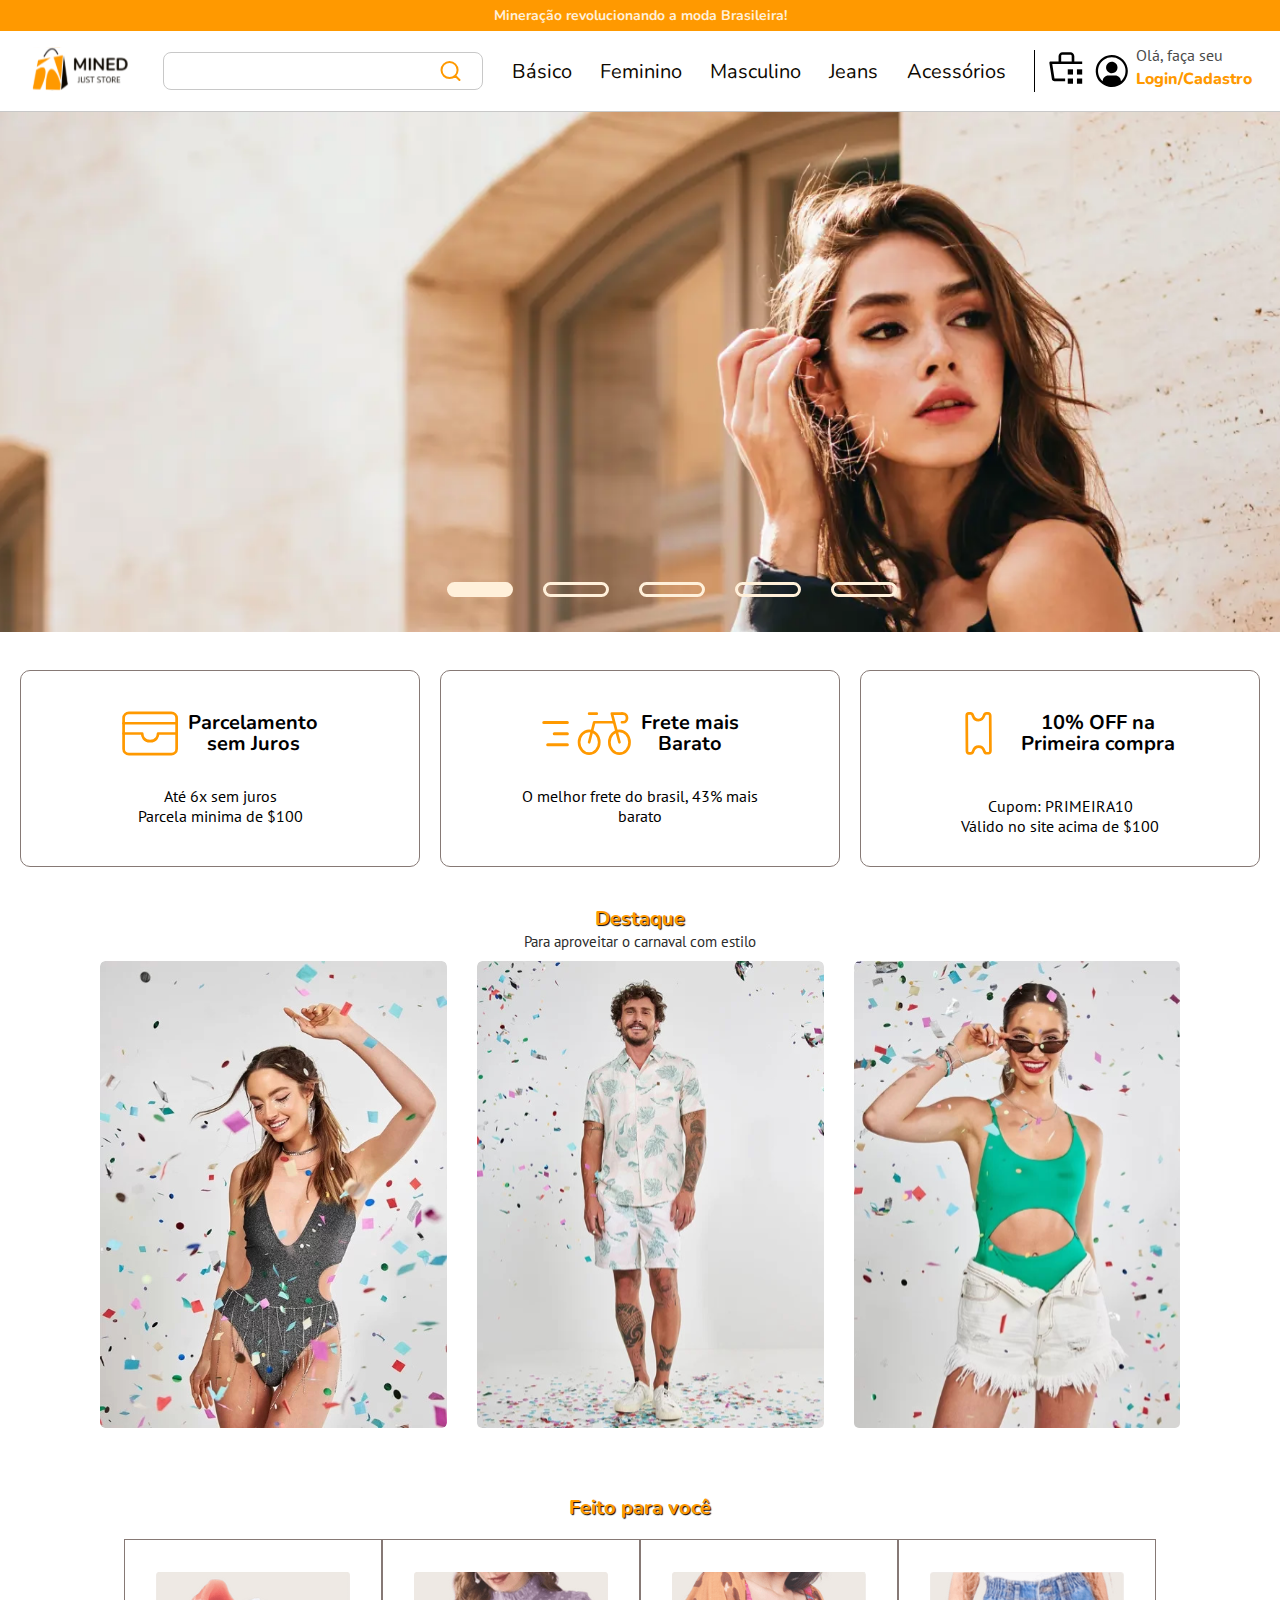
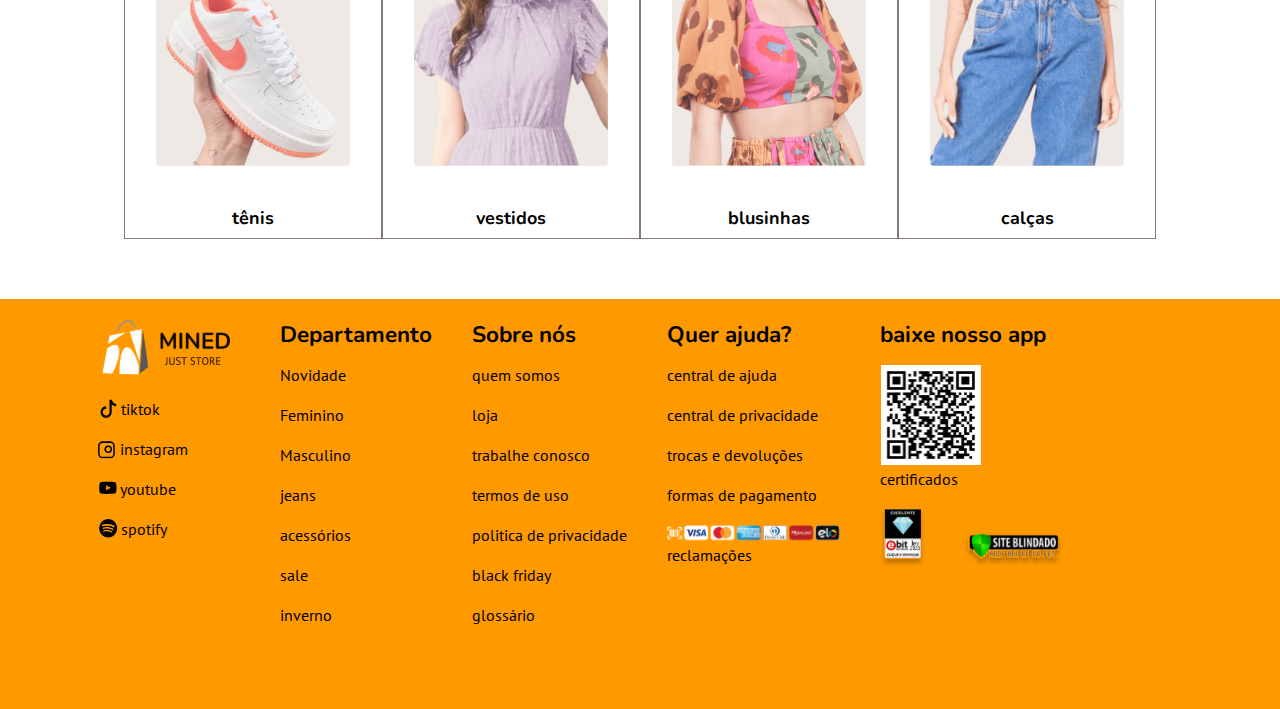
<file: index.html>
<!DOCTYPE html>
<html lang="pt-br">
  <head>
    <meta charset="UTF-8" />
    <meta http-equiv="X-UA-Compatible" content="IE=edge" />
    <meta name="viewport" content="width=device-width, initial-scale=1.0" />
    <title>Mined Just Store</title>

    <!-- Google Fonts -->
    <link rel="preconnect" href="https://fonts.googleapis.com" />
    <link rel="preconnect" href="https://fonts.gstatic.com" crossorigin />
    <link href="https://fonts.googleapis.com/css2?family=Nunito:wght@400;500;600;700;800&display=swap" rel="stylesheet"/>
    <link href="https://fonts.googleapis.com/css2?family=PT+Sans:wght@400;700&display=swap" rel="stylesheet"/>

    <!-- CSS -->
    <link rel="stylesheet" href="./style.css" />

    <link rel="stylesheet" href="./css/footer/footer.css">
    <link rel="stylesheet" href="./css/stilos/Header.css">
    <link rel="stylesheet" href="./css/stilos/bases.css">

    <!-- Icons -->
    <link rel="shortcut icon" href="./assets/minedIcon.png" type="image/x-icon">

  </head>

  <body class="container">
    <!-- Modal login e cadastro -->
    <div id="modal_login" class="modal_login_e_cadastro_container">
      <main class="content_login">
        <header class="content_header_dialog">
          <div class="info_commerce">
            <img src="./assets/popup/logo_minedIcon.svg" class="logo-mined_icon" alt="o ultimo mestre do ar" />
          </div>
          <img src="./assets/popup/close.svg" onclick="closeModal('login')" id="close_modal_login" class="close_dialog" alt="o ultimo mestre do ar" />
        </header>

        <section>
          <p>Fazer login</p>

          <form id="form_login">
            <div id="auth_login" class="container_inputs">
              <input type="text" class="input_form no_outline" placeholder="digite seu email*" name="email" id="email">

              <div class="input_form content_password">
                <input type="password" class="no_outline" name="senha" placeholder="digite sua senha*" id="senha">
                <img src="./assets/popup/eye.svg" onclick="mostrarSenha('login')" class="mostrar_fechar_senha" alt="o ultimo mestre do ar" />
              </div>

            </div>

            <div class="content_regra_senha_e_esqueci_senha">
              <span>minimo de 6 caracteres</span>
              <span class="esqueci_minha_senha">esqueci minha senha</span>
            </div>

            <button class="btn_generico btn_submit" type="submit">entrar</button>

            <div class="content_nao_possui_cadastro">
              <span>não tem cadastro na loja virtual?</span>
              <button onclick="abrirModalDeNovaConta()" id="nova_conta" class="btn_generico btn_novo_cadastro" type="button">crie sua conta!</button>
            </div>
          </form>
        </section>

        <div class="footer_dialog">
          <ul>
            <li>
              <img src="./assets/popup/check_icon.svg" class="check" alt="o ultimo mestre do ar" />
              <span>10% de desconto na primeira compra</span>
            </li>
            <li>
              <img src="./assets/popup/check_icon.svg" class="check" alt="o ultimo mestre do ar" />
              <span>compre mais rápido com endereços salvos</span>
            </li>
          </ul>

          <div class="site_seguro">
            <img src="./assets/popup/cadiado_icon.svg" class="check" alt="o ultimo mestre do ar" />
            <span>SITE SEGURO</span>
          </div>
        </div>
      </main>
    </div>

    <div id="modal_cadastro" class="modal_login_e_cadastro_container">
      <main class="content_login">
        <header class="content_header_dialog">
          <div class="info_commerce">
            <img src="./assets/popup/logo_minedIcon.svg" class="logo-mined_icon" alt="o ultimo mestre do ar" />
          </div>
          <img src="./assets/popup/close.svg" onclick="closeModal('cadastro')" id="close_modal_cadastro" class="close_dialog" alt="o ultimo mestre do ar" />
        </header>

        <section>
          <p>Crie seu cadastro</p>

          <form id="form_cadastro">
            <div id="auth_cadastro" class="container_inputs">
              <input type="text" class="input_form no_outline" placeholder="nome*" name="nome" id="nome" />

              <select name="genero" id="genero" class="input_form selecionar_generico">
                <option value="nulo">---</option>
                <option value="nao_declarar">Não declarar</option>
                <option value="masculino">Masculino</option>
                <option value="mulher">Mulher</option>
              </select>

              <select name="idade" id="idade" class="input_form">
                <option value="nulo">---</option>
              </select>

              <input type="text" class="input_form no_outline" placeholder="digite seu email*" name="email" id="email" />

              <div class="input_form content_password">
                <input type="password" class="no_outline" name="senha" placeholder="digite sua senha*" id="senha">
                <img src="./assets/popup/eye.svg" class="mostrar_fechar_senha" onclick="mostrarSenha('cadastro')" alt="o ultimo mestre do ar" />
              </div>
            </div>

            <div class="content_regra_senha_e_esqueci_senha">
              <span>minimo de 6 caracteres</span>
            </div>

            <div class="content_nao_possui_cadastro">
              <span>Já tem uma conta? <span onclick="goBackLogin()" class="highlight">Faça login</span></span>
              <button class="btn_generico btn_novo_cadastro" onclick="finalizarNovoCadastro()" type="button">Finalizar cadastro</button>
            </div>
          </form>
        </section>

        <div class="footer_dialog">
          <div class="site_seguro">
            <img src="./assets/popup/cadiado_icon.svg" class="check" alt="o ultimo mestre do ar" />
            <span>SITE SEGURO</span>
          </div>
        </div>
      </main>
    </div>

    <!-- Final Modal login e cadastro -->

    <nav>
      <h1 class="nav__titulo">Mineração revolucionando a moda Brasileira!</h1>

      <section class="nav__menu">

        <div><img id="logo" src="./assets/header/logo.svg" alt="Um nariz grandão" /></div>

      <div id="navMenu">

        <section class="search__area">
          <div class="search__bar">
            <label for="pesquisa" class="sr__only">barra de pesquisa</label>
            <input
              type="text"
              id="pesquisa"
              name="pesquisa"
              autocomplete="off"
            />
            <img src="./assets/header/lupa.svg" alt="lupinha" />

            <ul class="cards">
              <li><p><a href="./html/listaDeProdutos.html">Blusa</a></p></li>
              <li><p><a href="./html/listaDeProdutos.html">Camiseta</a></p></li>
              <li><p><a href="./html/listaDeProdutos.html">Shorts</a></p></li>
              <li><p><a href="./html/listaDeProdutos.html">Blusão</a></p></li>
              <li><p><a href="./html/listaDeProdutos.html">Calça</a></p></li>
            </ul>
          </div>
        </div>

        <!-- Menu dropdown -->
        <section class="menu__categorias">
          <ul class="menu__categorias">
            <li class="option"><a href="./html/listaDeProdutos.html">Básico</a></li>
          </ul>
        </section>
        <section class="menu__categorias">
          <li class="option"><a href="./html/listaDeProdutos.html">Feminino</a></li>
          <li class="menu__itens">
            <ul class="menu__categorias">
              <li><a href="./html/listaDeProdutos.html">Saias</a> </li>
              <li><a href="./html/listaDeProdutos.html">Shorts</a> </li>
              <li><a href="./html/listaDeProdutos.html">Calças</a> </li>
              <li><a href="./html/listaDeProdutos.html">Calçados</a> </li>
            </ul>
          </li>
        </section>

        <section class="menu__categorias">
          <li class="option"> <a href="./html/listaDeProdutos.html">Masculino</a></li>
          <li class="menu__itens">
            <ul class="menu__categorias">
              <li><a href="./html/listaDeProdutos.html">Calças</a></li>
              <li><a href="./html/listaDeProdutos.html">Camisetas</a></li>
              <li><a href="./html/listaDeProdutos.html">Bermudas</a></li>
              <li><a href="./html/listaDeProdutos.html">Blusas</a></li>
            </ul>
          </li>
        </section>

        <section class="menu__categorias">
          <li class="option"> <a href="./html/listaDeProdutos.html">Jeans</a></li>
          <li class="menu__itens">
            <ul class="menu__categorias">
              <li><a href="./html/listaDeProdutos.html">Feminino</a></li>
              <li><a href="./html/listaDeProdutos.html">Masculino</a></li>
              <li><a href="./html/listaDeProdutos.html">Jeans</a></li>
            </ul>
          </li>
        </section>

        <section class="menu__categorias">
        <li class="option"> <a href="./html/listaDeProdutos.html">Acessórios</a></li>
        <li class="menu__itens">
          <ul class="menu__categorias">
            <li><a href="./html/listaDeProdutos.html">Relogio</a></li>
            <li><a href="./html/listaDeProdutos.html">Pulseira</a></li>
            <li><a href="./html/listaDeProdutos.html">Blusas</a></li>
            <li><a href="./html/listaDeProdutos.html">Blusas</a></li>
          </ul>
        </li>
        </section>
      <!-- Menu dropdown -->

        <section class="user_area">
          <div class="pipe"></div>
          <div class="perfil">
            <a href="../html/carrinho.html"><img src="./assets/header/cart.svg" alt="carrinho" /></a>
            <img src="./assets/header/avartar.svg" alt="o ultimo mestre do ar" />
            <div id="auth_project" class="Login">
              <label for="Login">Olá, faça seu</label>
              <div class="autenticado">
                <span id="nome_usuario"></span>
                <span id="sair_conta" onclick="deslogar()"></span>
              </div>
              <p onclick="abrirModal()">Login/Cadastro</p>
            </div>
          </div>
          <a
            href="javascript: void(0);"
            class="icon"
            onclick="toggleMenu()"
            aria-label="menu expansivo para telas de celular"
          >
            <img src="./assets/header/menuIcon.svg" alt="icone do menu" />
          </a>
       </section>

      </section>

    </nav>

    <!---Carrosel rotativo Banner-->
    <div class="content">
      <div class="slides">
        <!-- Button navegation -->
        <input type="radio" name="slide" data-count="1" id="slide1" checked />
        <input type="radio" name="slide" data-count="2" id="slide2" />
        <input type="radio" name="slide" data-count="3" id="slide3" />
        <input type="radio" name="slide" data-count="4" id="slide4" />
        <input type="radio" name="slide" data-count="5" id="slide5" />
        <!-- Fim button navegation -->

        <!-- image for slide -->
        <div class="slide s1">
          <picture>
  <img src="./assets/banner/slide1.webp" alt=""> />
          </picture>
        </div>
        <div class="slide">
          <picture>
  <img src="./assets/banner/slide2.webp" alt=""> />
          </picture>
        </div>
        <div class="slide">
          <picture>
  <img src="./assets/banner/slide3.webp" alt=""> />
          </picture>
        </div>
        <div class="slide">
          <picture>
  <img src="./assets/banner/slide4.webp" alt=""> />
          </picture>
        </div>
        <div class="slide">
          <picture>
  <img src="./assets/banner/slide5.webp" alt=""> />
          </picture>
        </div>
        <!-- Fim image for slide -->

        <!-- style navegation -->
        <div class="navegation">
          <label class="bar active" for="slide1"></label>
          <label class="bar" for="slide2"></label>
          <label class="bar" for="slide3"></label>
          <label class="bar" for="slide4"></label>
          <label class="bar" for="slide5"></label>
        </div>
        <!-- Fim style navegation -->
      </div>
    </div>
    <!-- Fim do carrosel -->

    <!-- Inicio dos cards informativos -->

    <div class="infoCards">
      <div class="infoCard">
        <div class="infoTitle">
<img src="./assets/cards informativos/wallet.svg" alt="dinero" />
          <span>Parcelamento <br />sem Juros</span>
        </div>

        <span
          >Até 6x sem juros <br />
          Parcela minima de $100</span
        >
      </div>

      <div class="infoCard">
        <div class="infoTitle">
<img src="./assets/cards informativos/bike.svg" alt="bike" />
          <span>Frete mais <br />Barato</span>
        </div>

        <span
          >O melhor frete do brasil, 43% mais<br />
          barato</span
        >
      </div>
      <div class="infoCard">
        <div class="infoTitle">
<img src="./assets/cards informativos/ticket.svg" alt="ticket" />
          <span>10% OFF na <br />Primeira compra</span>
        </div>

        <span
          >Cupom: PRIMEIRA10<br />
          Válido no site acima de $100</span
        >
      </div>
    </div>

    <!-- Fim dos cards informativos -->

    <!-- Inicio do destaque -->
    <div class="box-destaques">
      <h1>Destaque</h1>
      <p>Para aproveitar o carnaval com estilo</p>
      <div class="destaques">
        <div class="destaque">
          <a href="./html/listaDeProdutos.html"><img src="./assets/Destaque/destaque1.svg" alt="" /></a>
        </div>
        <div class="destaque">
          <a href="./html/listaDeProdutos.html"><img src="./assets/Destaque/destaque2.svg" alt="" /></a>
        </div>
        <div class="destaque">
          <a href="./html/listaDeProdutos.html"><img src="./assets/Destaque/destaque3.svg" alt="" /></a>
        </div>
      </div>
    </div>
    <!-- Fim do destaque -->

    <!-- Recomendado -->
    <div class="box-recomendados">
      <h1>Feito para você</h1>
      <div class="recomendados">
        <div class="box-recomendado">
          <div class="recomendado">
            <div class="recomendado-img"> <a href="./html/listaDeProdutos.html"><img src="./assets/Feito para você/recomendado1.svg" alt="" /></a></div>
            <h1>tênis</h1>
          </div>
          <div class="recomendado">
            <div class="recomendado-img"><a href="./html/listaDeProdutos.html"><img src="./assets/Feito para você/recomendado2.svg" alt="" /></a></div>
            <h1>vestidos</h1>
          </div>
          <div class="recomendado">
            <div class="recomendado-img"><a href="./html/listaDeProdutos.html"><img src="./assets/Feito para você/recomendado3.svg" alt="" /></a></div>
            <h1>blusinhas</h1>
          </div class="recomendado-img">
          <div class="recomendado">
            <div class="recomendado-img"><a href="./html/listaDeProdutos.html"><img src="./assets/Feito para você/recomendado4.svg" alt="" /></a></div>
            <h1>calças</h1>
          </div>
        </div>
      </div>
    </div>
    <!-- Fim do recomendado -->

    <!-- inicio do foooter -->
    <footer>
      <!-- logo e redes (footer)-->
      <div class="footer">
        <div class="logo-footer">
          <img src="./assets/footer/logo-footer.svg" alt="" />
        </div>
        <div class="redes">
          <img src="./assets/footer/tiktok.svg" alt="" />
          <p>tiktok</p>
        </div>
        <div class="redes">
          <img src="./assets/footer/instagram.svg" alt="" />
          <p>instagram</p>
        </div>
        <div class="redes">
          <img src="./assets/footer/youtube.svg" alt="" />
          <p>youtube</p>
        </div>
        <div class="redes">
          <img src="./assets/footer/spotify.svg" alt="" />
          <p>spotify</p>
        </div>
      </div>
      <!-- Fim Logo e redes (footer)-->

      <div class="footer">
        <h1>Departamento</h1>
        <p>Novidade</p>
        <p>Feminino</p>
        <p>Masculino</p>
        <p>jeans</p>
        <p>acessórios</p>
        <p>sale</p>
        <p>inverno</p>
      </div>
      <div class="footer f3">
        <h1>Sobre nós</h1>
        <p>quem somos</p>
        <p>loja</p>
        <p>trabalhe conosco</p>
        <p>termos de uso</p>
        <p>politica de privacidade</p>
        <p>black friday</p>
        <p>glossário</p>
      </div>
      <div class="footer f4">
        <h1>Quer ajuda?</h1>
        <p>central de ajuda</p>
        <p>central de privacidade</p>
        <p>trocas e devoluções</p>
        <p>formas de pagamento</p>
        <div><img src="./assets/footer/cartões-footer.svg" alt="" /></div>
        <p>reclamações</p>
      </div>
      <div class="footer f5">
        <h1>baixe nosso app</h1>
        <div><img src="./assets/footer/qrcode-app.svg.svg" alt="" /></div>
        <p>certificados</p>
        <div><img src="./assets/footer/certificados-footer.svg" alt="" /></div>
      </div>
    </footer>
    <!-- fim do footer -->

    <!-- Script -->
    <script src="./Js/bannerRotativo.js"></script>
    <script src="./Js/barraDePesquisaFiltro.js"></script>
    <script src="./Js/loginCadastro.js"></script>
    <!-- Fim Script -->
  </body>
</html>
</file>
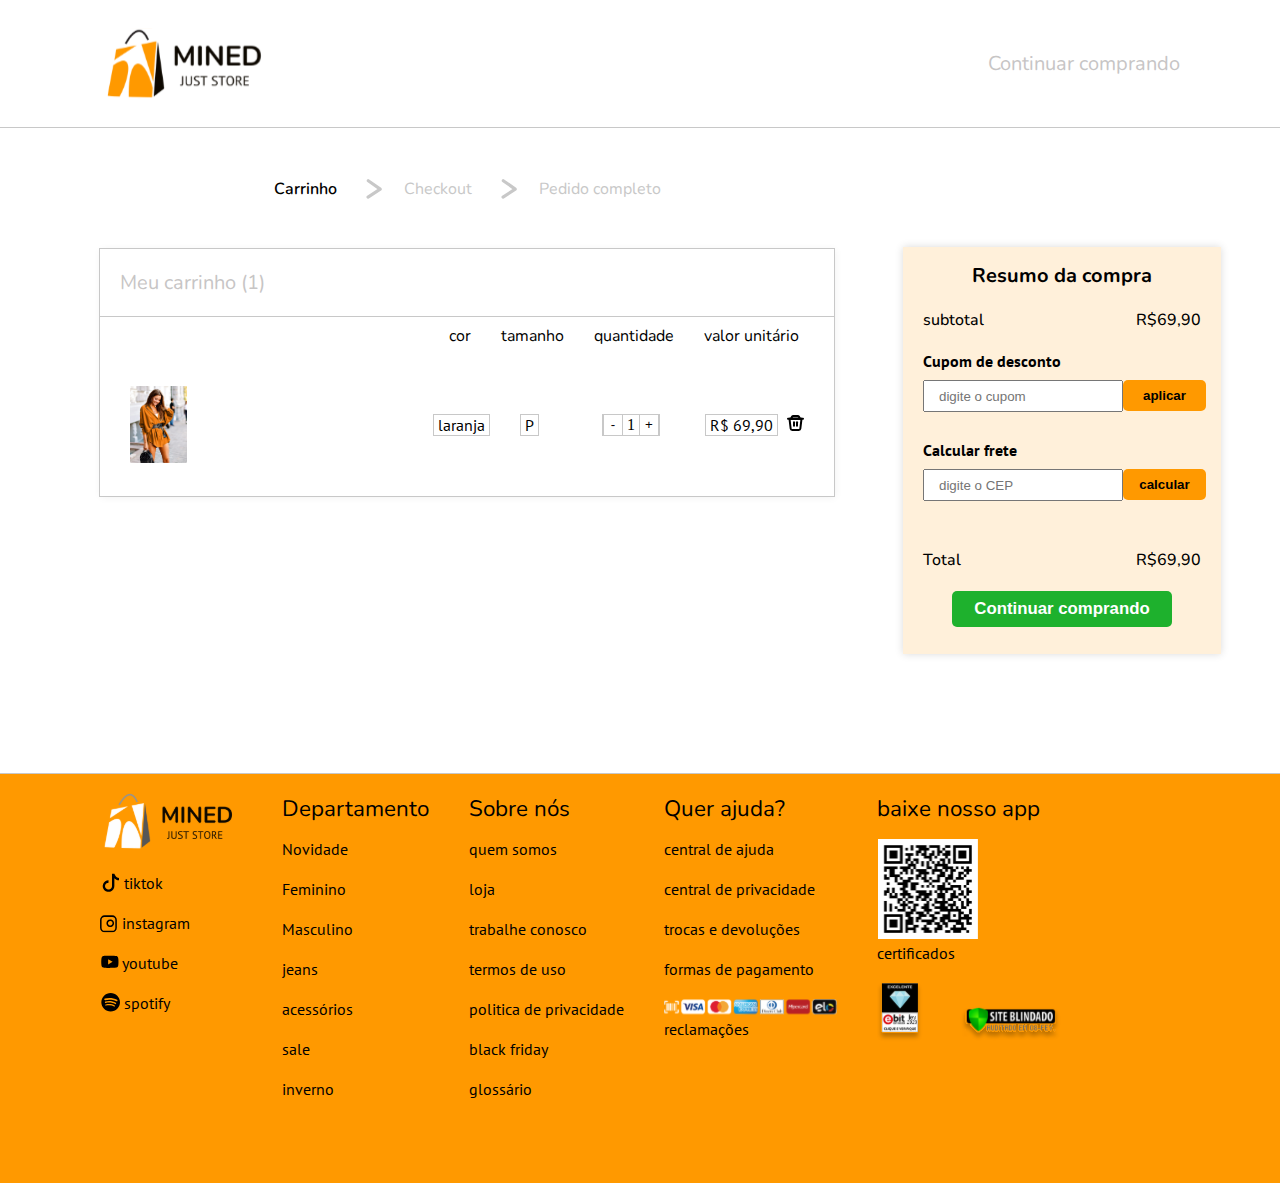
<file: html/carrinho.html>
<!DOCTYPE html>
<html lang="en">
  <head>
    <meta charset="UTF-8" />
    <meta http-equiv="X-UA-Compatible" content="IE=edge" />
    <meta name="viewport" content="width=device-width, initial-scale=1.0" />
    <title>carrinho</title>
    <!-- Google Fonts -->
    <link rel="preconnect" href="https://fonts.googleapis.com" />
    <link rel="preconnect" href="https://fonts.gstatic.com" crossorigin />
    <link href="https://fonts.googleapis.com/css2?family=Nunito:wght@400;500;600;700;800&display=swap" rel="stylesheet"/>
    <link href="https://fonts.googleapis.com/css2?family=PT+Sans:wght@400;700&display=swap" rel="stylesheet"/>
    <!-- CSS -->
    <link rel="stylesheet" href="../css/stilos/Carrinho.css"/>
    <link rel="stylesheet" href="../css/footer/footer.css"/>
    <link rel="stylesheet" href="../css/stilos/bases.css"/>
  </head>
  <body>
    <header>
      <div class="box__logo">
        <img src="../assets/header/logo.svg" alt="" />
      </div>
      <a href="../html/listaDeProdutos.html">
        <h1>Continuar comprando</h1>
      </a>
    </header>

    <main class="box__conteudo__body">

      <section class="box__meu__carrinho">
        <div class="guia__da__pagina">

          <ul>
            <li class="primeiro__li">Carrinho</li>
            <div class="box__img"><img src="../assets/carrinho/seta.svg" alt=""></div>
            <li>Checkout</li>
            <div class="box__img"><img src="../assets/carrinho/seta.svg" alt=""></div>
            <li>Pedido completo</li>
          </ul>

        </div>

        <section class="meu__carrinho">

          <h1>Meu carrinho (1)</h1>

          <div class="carrinho__infomações">
            <p>cor</p>
            <p>tamanho</p>
            <p>quantidade</p>
            <p>valor unitário</p>
          </div>

          <div class="conteudo_meu__carrinho">
            <div class="imagem__do__produto"> <img src="../assets/Roupas/socialChamelCampLaranja.jpg" alt=""></div>
            <div class="informações__de__conteudo">
                <div class="informações__de__itens">
                    <div class="item__laranja__e__p">
    
                      <p>laranja</p>
    
                      <p>P</p>
                    </div>
                  
                  <div class="quantide__de__itens">
                    <button>-</button>
                    <span>1</span>
                    <button>+</button>
                  </div>

                </div>

              <div class="box__dinheiro__lixeira">
                <p>R$ 69,90</p>
                <div class="excluir__produto"><img src="../assets/carrinho/lixeira.svg" alt="">
              </div>
            </div>
            
            </div>
          </div>

        </section>

      </section>
      <section class="resumo__da__compra">

        <h1>Resumo da compra</h1>
        <div class="subtotal"><p>subtotal</p> <p>R$69,90</p></div>

        <div class="box__cupom__de__desconto caixa__dos__inputs">

          <label for="cupom">Cupom de desconto</label>
          <div class="input__button"><input type="text" placeholder="digite o cupom" id="cupom"><button class="button">aplicar</button></div>

        </div>

        <div class="calcular__frete caixa__dos__inputs">
          
          <label for="frete">Calcular frete</label>
          <div class="input__button"><input type="text" placeholder="digite o CEP" id="frete"><button class="button">calcular</button></div>

        </div>
        <div class="subtotal"><p>Total</p> <p>R$69,90</p></div>

        <button class="button__continuar__comprando">Continuar comprando</button>

      </div>
    </main>

    <!-- Inicio do footer -->
    <footer>
      <!-- logo e redes (footer)-->
      <div class="footer">
        <div class="logo-footer">
          <img src="../assets/footer/logo-footer.svg" alt="" />
        </div>
        <div class="redes">
          <img src="../assets/footer/tiktok.svg" alt="" />
          <p>tiktok</p>
        </div>
        <div class="redes">
          <img src="../assets/footer/instagram.svg" alt="" />
          <p>instagram</p>
        </div>
        <div class="redes">
          <img src="../assets/footer/youtube.svg" alt="" />
          <p>youtube</p>
        </div>
        <div class="redes">
          <img src="../assets/footer/spotify.svg" alt="" />
          <p>spotify</p>
        </div>
      </div>
      <!-- Fim Logo e redes (footer)-->

      <div class="footer">
        <h1>Departamento</h1>
        <p>Novidade</p>
        <p>Feminino</p>
        <p>Masculino</p>
        <p>jeans</p>
        <p>acessórios</p>
        <p>sale</p>
        <p>inverno</p>
      </div>
      <div class="footer f3">
        <h1>Sobre nós</h1>
        <p>quem somos</p>
        <p>loja</p>
        <p>trabalhe conosco</p>
        <p>termos de uso</p>
        <p>politica de privacidade</p>
        <p>black friday</p>
        <p>glossário</p>
      </div>
      <div class="footer f4">
        <h1>Quer ajuda?</h1>
        <p>central de ajuda</p>
        <p>central de privacidade</p>
        <p>trocas e devoluções</p>
        <p>formas de pagamento</p>
        <div><img src="../assets/footer/cartões-footer.svg" alt="" /></div>
        <p>reclamações</p>
      </div>
      <div class="footer f5">
        <h1>baixe nosso app</h1>
        <div><img src="../assets/footer/qrcode-app.svg.svg" alt="" /></div>
        <p>certificados</p>
        <div><img src="../assets/footer/certificados-footer.svg" alt="" /></div>
      </div>
    </footer>

    <script src="../Js/carrinho.js"></script>
  </body>
</html>
</file>
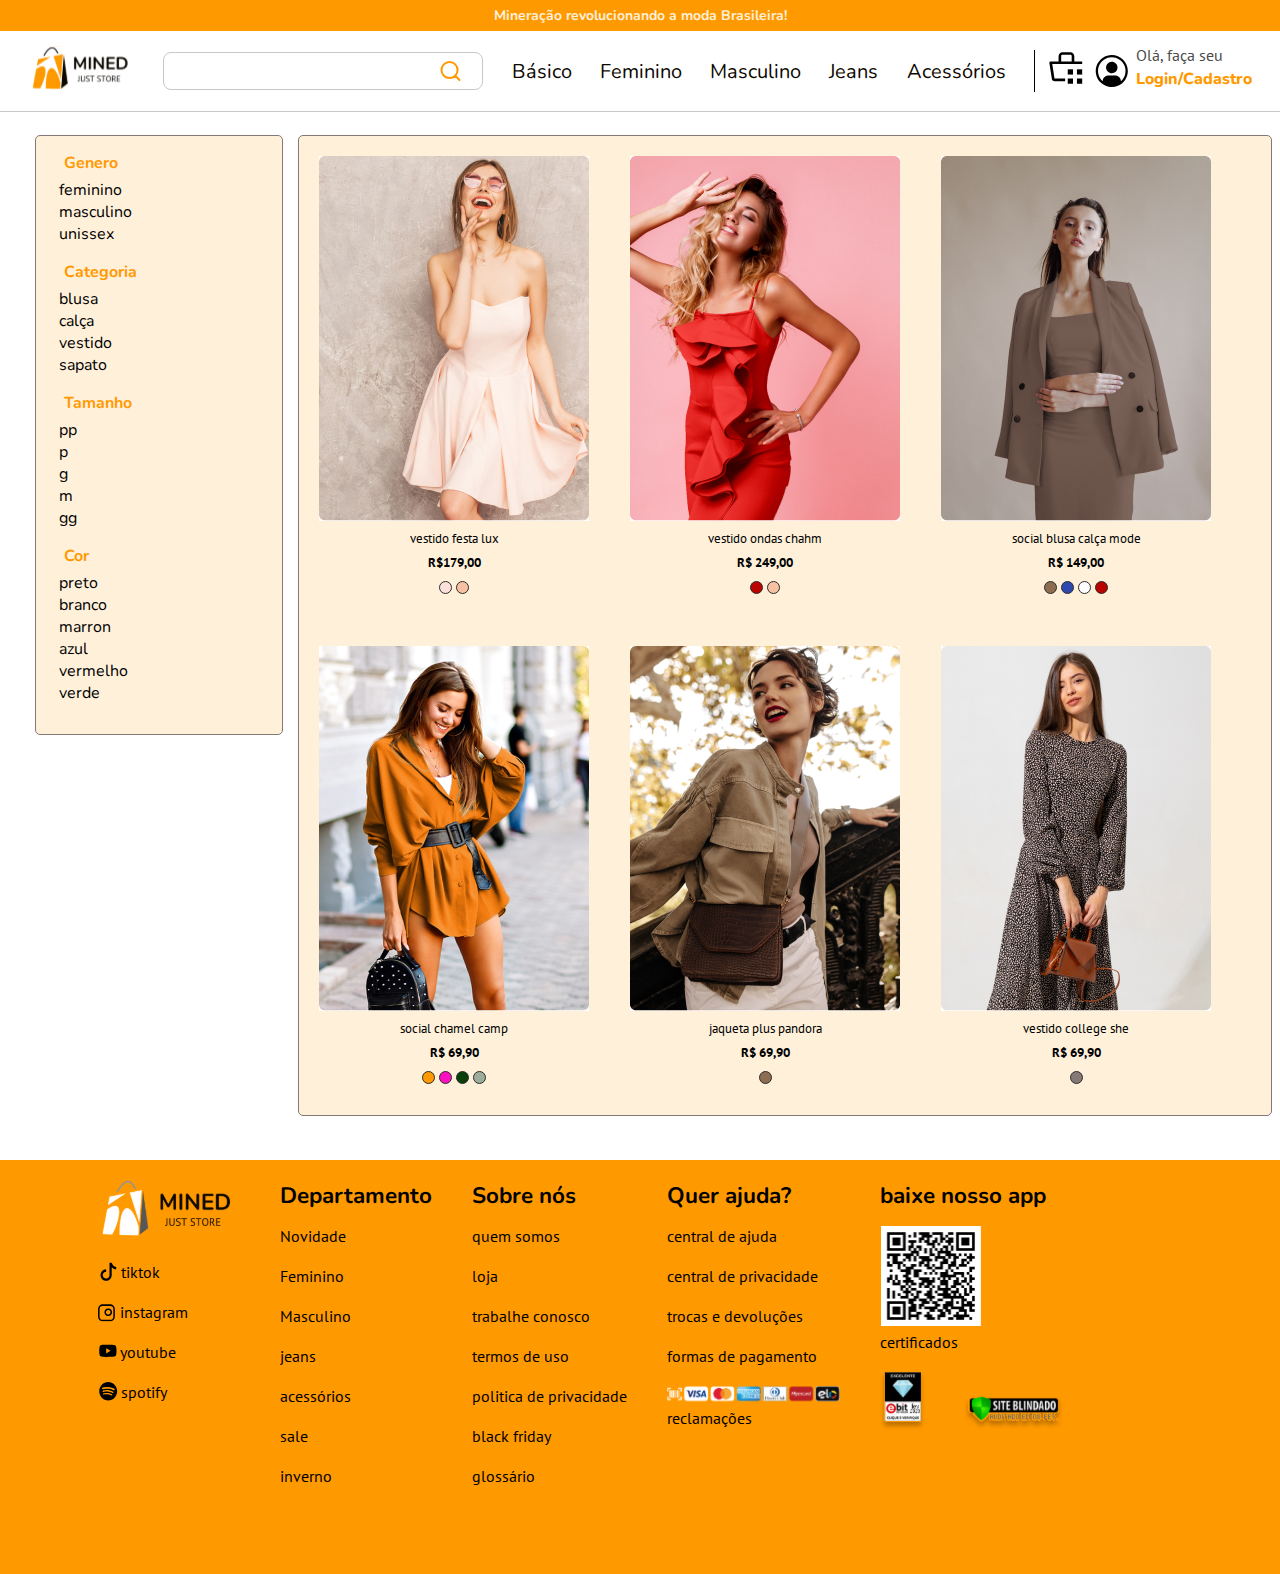
<file: html/listaDeProdutos.html>
<!DOCTYPE html>
<html lang="pt-br">
  <head>
    <meta charset="UTF-8" />
    <meta http-equiv="X-UA-Compatible" content="IE=edge" />
    <meta name="viewport" content="width=device-width, initial-scale=1.0" />
    <title>Lista De Produtos</title>

    <!-- Google Fonts -->
    <link rel="preconnect" href="https://fonts.googleapis.com" />
    <link rel="preconnect" href="https://fonts.gstatic.com" crossorigin />
    <link href="https://fonts.googleapis.com/css2?family=Nunito:wght@400;500;600;700;800&display=swap" rel="stylesheet"/>
    <link href="https://fonts.googleapis.com/css2?family=PT+Sans:wght@400;700&display=swap" rel="stylesheet"/>

    <!-- CSS -->
    <link rel="stylesheet" href="../style.css"/>
    <link rel="stylesheet" href="../css/stilos/Header.css"/>
    <link rel="stylesheet" href="../css/stilos/listaDeProdutos.css"/>
    <link rel="stylesheet" href="../css/footer/footer.css"/>
    <link rel="stylesheet" href="../css/stilos/bases.css"/>

    <!-- Icons -->
    <link rel="shortcut icon" href="../assets/minedIcon.png" type="image/x-icon">

  </head>
  <body>
    <!-- Modal login e cadastro -->
    <div id="modal_login" class="modal_login_e_cadastro_container">
      <main class="content_login">
        <header class="content_header_dialog">
          <div class="info_commerce">
            <img src="../assets/popup/logo_minedIcon.svg" class="logo-mined_icon" alt="o ultimo mestre do ar" />
          </div>
          <img src="../assets/popup/close.svg" onclick="closeModal('login')" id="close_modal_login" class="close_dialog" alt="o ultimo mestre do ar" />
        </header>

        <section>
          <p>Fazer login</p>

          <form id="form_login">
            <div id="auth_login" class="container_inputs">
              <input type="text" class="input_form no_outline" placeholder="digite seu email*" name="email" id="email">

              <div class="input_form content_password">
                <input type="password" class="no_outline" name="senha" placeholder="digite sua senha*" id="senha">
                <img src="../assets/popup/eye.svg" onclick="mostrarSenha('login')" class="mostrar_fechar_senha" alt="o ultimo mestre do ar" />
              </div>

            </div>

            <div class="content_regra_senha_e_esqueci_senha">
              <span>minimo de 6 caracteres</span>
              <span class="esqueci_minha_senha">esqueci minha senha</span>
            </div>

            <button class="btn_generico btn_submit" type="submit">entrar</button>

            <div class="content_nao_possui_cadastro">
              <span>não tem cadastro na loja virtual?</span>
              <button onclick="abrirModalDeNovaConta()" id="nova_conta" class="btn_generico btn_novo_cadastro" type="button">crie sua conta!</button>
            </div>
          </form>
        </section>

        <div class="footer_dialog">
          <ul>
            <li>
              <img src="../assets/popup/check_icon.svg" class="check" alt="o ultimo mestre do ar" />
              <span>10% de desconto na primeira compra</span>
            </li>
            <li>
              <img src="../assets/popup/check_icon.svg" class="check" alt="o ultimo mestre do ar" />
              <span>compre mais rápido com endereços salvos</span>
            </li>
          </ul>

          <div class="site_seguro">
            <img src="../assets/popup/cadiado_icon.svg" class="check" alt="o ultimo mestre do ar" />
            <span>SITE SEGURO</span>
          </div>
        </div>
      </main>
    </div>

    <div id="modal_cadastro" class="modal_login_e_cadastro_container">
      <main class="content_login">
        <header class="content_header_dialog">
          <div class="info_commerce">
            <img src="../assets/popup/logo_minedIcon.svg" class="logo-mined_icon" alt="o ultimo mestre do ar" />
          </div>
          <img src="../assets/popup/close.svg" onclick="closeModal('cadastro')" id="close_modal_cadastro" class="close_dialog" alt="o ultimo mestre do ar" />
        </header>

        <section>
          <p>Crie seu cadastro</p>

          <form id="form_cadastro">
            <div id="auth_cadastro" class="container_inputs">
              <input type="text" class="input_form no_outline" placeholder="nome*" name="nome" id="nome" />

              <select name="genero" id="genero" class="input_form selecionar_generico">
                <option value="nulo">---</option>
                <option value="nao_declarar">Não declarar</option>
                <option value="masculino">Masculino</option>
                <option value="mulher">Mulher</option>
              </select>

              <select name="idade" id="idade" class="input_form">
                <option value="nulo">---</option>
              </select>

              <input type="text" class="input_form no_outline" placeholder="digite seu email*" name="email" id="email" />

              <div class="input_form content_password">
                <input type="password" class="no_outline" name="senha" placeholder="digite sua senha*" id="senha">
                <img src="../assets/popup/eye.svg" class="mostrar_fechar_senha" onclick="mostrarSenha('cadastro')" alt="o ultimo mestre do ar" />
              </div>
            </div>

            <div class="content_regra_senha_e_esqueci_senha">
              <span>minimo de 6 caracteres</span>
            </div>

            <div class="content_nao_possui_cadastro">
              <span>Já tem uma conta? <span onclick="goBackLogin()" class="highlight">Faça login</span></span>
              <button class="btn_generico btn_novo_cadastro" onclick="finalizarNovoCadastro()" type="button">Finalizar cadastro</button>
            </div>
          </form>
        </section>

        <div class="footer_dialog">
          <div class="site_seguro">
            <img src="../assets/popup/cadiado_icon.svg" class="check" alt="o ultimo mestre do ar" />
            <span>SITE SEGURO</span>
          </div>
        </div>
      </main>
    </div>
    <!-- Final Modal login e cadastro -->

    <!-- Inicio header -->
    <nav>
      <h1 class="nav__titulo">Mineração revolucionando a moda Brasileira!</h1>

      <section class="nav__menu">

        <div> <a href="../index.html"><img id="logo" src="../assets/header/logo.svg" alt="Um nariz grandão" /></a></div>

      <div id="navMenu">

        <section class="search__area">
          <div class="search__bar">
            <label for="pesquisa" class="sr__only">barra de pesquisa</label>
            <input
              type="text"
              id="pesquisa"
              name="pesquisa"
              autocomplete="off"
            />
            <img src="../assets/header/lupa.svg" alt="lupinha" />

            <ul class="cards">
              <li><p><a href="../html/listaDeProdutos.html">Blusa</a></p></li>
              <li><p><a href="../html/listaDeProdutos.html">Camiseta</a></p></li>
              <li><p><a href="../html/listaDeProdutos.html">Shorts</a></p></li>
              <li><p><a href="../html/listaDeProdutos.html">Blusão</a></p></li>
              <li><p><a href="../html/listaDeProdutos.html">Calça</a></p></li>
            </ul>
          </div>
        </div>

        <!-- Menu dropdown -->
        <section class="menu__categorias">
          <ul class="menu__categorias">
            <li class="option"><a href="../html/listaDeProdutos.html">Básico</a></li>
          </ul>
        </section>
        <section class="menu__categorias">
          <li class="option"><a href="../html/listaDeProdutos.html">Feminino</a></li>
          <li class="menu__itens">
            <ul class="menu__categorias">
              <li><a href="../html/listaDeProdutos.html">Saias</a> </li>
              <li><a href="../html/listaDeProdutos.html">Shorts</a> </li>
              <li><a href="../html/listaDeProdutos.html">Calças</a> </li>
              <li><a href="../html/listaDeProdutos.html">Calçados</a> </li>
            </ul>
          </li>
        </section>

        <section class="menu__categorias">
          <li class="option"> <a href="../html/listaDeProdutos.html">Masculino</a></li>
          <li class="menu__itens">
            <ul class="menu__categorias">
              <li><a href="../html/listaDeProdutos.html">Calças</a></li>
              <li><a href="../html/listaDeProdutos.html">Camisetas</a></li>
              <li><a href="../html/listaDeProdutos.html">Bermudas</a></li>
              <li><a href="../html/listaDeProdutos.html">Blusas</a></li>
            </ul>
          </li>
        </section>

        <section class="menu__categorias">
          <li class="option"> <a href="../html/listaDeProdutos.html">Jeans</a></li>
          <li class="menu__itens">
            <ul class="menu__categorias">
              <li><a href="../html/listaDeProdutos.html">Feminino</a></li>
              <li><a href="../html/listaDeProdutos.html">Masculino</a></li>
              <li><a href="../html/listaDeProdutos.html">Jeans</a></li>
            </ul>
          </li>
        </section>

        <section class="menu__categorias">
        <li class="option"> <a href="../html/listaDeProdutos.html">Acessórios</a></li>
        <li class="menu__itens">
          <ul class="menu__categorias">
            <li><a href="../html/listaDeProdutos.html">Relogio</a></li>
            <li><a href="../html/listaDeProdutos.html">Pulseira</a></li>
            <li><a href="../html/listaDeProdutos.html">Blusas</a></li>
            <li><a href="../html/listaDeProdutos.html">Blusas</a></li>
          </ul>
        </li>
        </section>
      <!-- Menu dropdown -->

        <section class="user_area">
          <div class="pipe"></div>
          <div class="perfil">
            <a href="../html/carrinho.html"><img src="../assets/header/cart.svg" alt="carrinho" /></a>
            <img src="../assets/header/avartar.svg" alt="o ultimo mestre do ar" />
            <div id="auth_project" class="Login">
              <label for="Login">Olá, faça seu</label>
              <div class="autenticado">
                <span id="nome_usuario"></span>
                <span id="sair_conta" onclick="deslogar()"></span>
              </div>
              <p onclick="abrirModal()">Login/Cadastro</p>
            </div>
          </div>
          <a
            href="javascript: void(0);"
            class="icon"
            onclick="toggleMenu()"
            aria-label="menu expansivo para telas de celular"
          >
            <img src="../assets/header/menuIcon.svg" alt="icone do menu" />
          </a>
       </section>

      </section>

    </nav>
    <!-- Fim do header -->
    <!-- Inicio do filtro -->
    <main>
        </div>
      </div>
      <section id="filtro">
        <div class="boxFiltro">
          <h2>Genero</h2>
          <ul>
            <li>feminino</li>
            <li>masculino</li>
            <li>unissex</li>
          </ul>
        </div>
        <div class="boxFiltro">
          <h2>Categoria</h2>
          <ul>
            <li>blusa</li>
            <li>calça</li>
            <li>vestido</li>
            <li>sapato</li>
          </ul>
        </div>
        <div class="boxFiltro">
          <h2>Tamanho</h2>
          <ul>
            <li>pp</li>
            <li>p</li>
            <li>g</li>
            <li>m</li>
            <li>gg</li>
          </ul>
        </div>
        <div class="boxFiltro">
          <h2>Cor</h2>
          <ul>
            <li>preto</li>
            <li>branco</li>
            <li>marron</li>
            <li>azul</li>
            <li>vermelho</li>
            <li>verde</li>
          </ul>
        </div>
        <div class="boxFiltro">
          <div class="filterText"></div>
        </div>
      </section>
      <!-- Fim do filtro -->

      <!-- Inicio da seção de roupas do filtro -->
      <section id="roupas">
        <div class="boxRoupas" data-genero="feminino" data-categoria="vestido" data-cor="rosa rosaClaro">
          <div class="boxImage"> <img src="../assets/Roupas/vestidoFestaLuxRosaClaro.jpg" alt=""></div>
          <div class="boxConteudo">
            <h1>vestido festa lux</h1>
            <p>R$179,00</p>
            <div class="boxInput">
              <input class="corRoupa" type="radio" name="cor" id="vestidoFestaLuxRosaClaro" style="--corDaRoupa: var(--rosaClaro)" />
              <input class="corRoupa" type="radio" name="cor" id="vestidoFestaLuxRosa" style="--corDaRoupa: var(--rosa)" />
            </div>
          </div>
        </div>

        <div class="boxRoupas" data-genero="feminino" data-categoria="vestido" data-cor="rosa vermelho">
          <div class="boxImage"><img src="../assets/Roupas/vestidoOndasChahmVermelho.jpg" alt=""></div>
          <div class="boxConteudo">
            <h1>vestido ondas chahm</h1>
            <p>R$ 249,00</p>
            <div class="boxInput">
              <input class="corRoupa" type="radio" name="cor" id="vestidoOndasChahmVermelho" style="--corDaRoupa: var(--vermelho)" />
              <input class="corRoupa" type="radio" name="cor" id="vestidoOndasChahmRosa"  style="--corDaRoupa: var(--rosa)"  />
            </div>
          </div>
        </div>
        <div class="boxRoupas" data-genero="feminino" data-categoria="blusa" data-cor="marrom vermelho azul branco">
          <div class="boxImage"><img src="../assets/Roupas/socialBlusaMarrom.jpg" alt=""></div>
          <div class="boxConteudo">
            <h1>social blusa calça mode</h1>
            <p>R$ 149,00</p>
            <div class="boxInput">
              <input class="corRoupa" type="radio" name="cor" id="socialBlusaMarrom" style="--corDaRoupa: var(--marrom)" />
              <input class="corRoupa" type="radio" name="cor" id="socialBlusaAzul" style="--corDaRoupa: var(--azul)" />
              <input class="corRoupa" type="radio" name="cor" id="socialBlusaBranco" style="--corDaRoupa: var(--branco)" />
              <input class="corRoupa" type="radio" name="cor" id="socialBlusaVermelha" style="--corDaRoupa: var(--vermelho)" />
            </div>
          </div>
        </div>

        <div class="boxRoupas" data-genero="feminino" data-categoria="vestido" data-cor="laranja rosa verde verde-claro">
          <div class="boxImage boxImage04"><a href="../html/Produto/socialChamelCamp.html"><img src="../assets/Roupas/socialChamelCampLaranja.jpg" alt=""></a></div>
          <div class="boxConteudo">
            <h1>social chamel camp</h1>
            <p>R$ 69,90</p>
            <div class="boxInput">
              <input class="corRoupa" type="radio" name="cor" id="socialChamelCampLaranja" style=" --corDaRoupa: var(--laranja)"/>
              <input class="corRoupa" type="radio" name="cor" id="socialChamelCampRosa" style=" --corDaRoupa: var(--pink)" />
              <input class="corRoupa" type="radio" name="cor" id="socialChamelCampVerde" style=" --corDaRoupa: var(--verde)" />
              <input class="corRoupa" type="radio" name="cor" id="socialChamelCampVerdeClaro" style=" --corDaRoupa: var(--verdeClaro)" />
            </div>
          </div>
        </div>
        <div class="boxRoupas" data-genero="feminino" data-categoria="blusa" data-cor="marrom" >
          <div class="boxImage boxImage">
            <img class="img05"
              src="../assets/Roupas/jaquetaPlusPandora.jpg"
              alt=""
            />
          </div>
          <div class="boxConteudo">
            <h1>jaqueta plus pandora</h1>
              <p>R$ 69,90</p>
              <div><input class="corRoupa" type="radio" name="cor" style=" --corDaRoupa: var(--marrom)"/></div>
            </div>
          </div>
        </div>

        <div class="boxRoupas" data-genero="feminino" data-categoria="vestido" data-cor="laranja rosa verde verde-claro">
          <div class="boxImage boxImage">
            <img class="img06"
              src="../assets/Roupas/vestidoCollegeShe.jpg"
              alt=""
            />
          </div>
          <div class="boxConteudo">
            <h1>vestido college she</h1>
            <p>R$ 69,90</p>
            <div><input class="corRoupa" type="radio" name="cor" style=" --corDaRoupa: var(--cinza)" /></div>
          </div>
        </div>
      </section>
      <!-- Fim da seção de roupas do filtro -->
    </main>
    <!-- Inicio do footer -->
    <footer>
      <!-- logo e redes (footer)-->
      <div class="footer">
        <div class="logo-footer">
          <img src="../assets/footer/logo-footer.svg" alt="" />
        </div>
        <div class="redes">
          <img src="../assets/footer/tiktok.svg" alt="" />
          <p>tiktok</p>
        </div>
        <div class="redes">
          <img src="../assets/footer/instagram.svg" alt="" />
          <p>instagram</p>
        </div>
        <div class="redes">
          <img src="../assets/footer/youtube.svg" alt="" />
          <p>youtube</p>
        </div>
        <div class="redes">
          <img src="../assets/footer/spotify.svg" alt="" />
          <p>spotify</p>
        </div>
      </div>
      <!-- Fim Logo e redes (footer)-->

      <div class="footer">
        <h1>Departamento</h1>
        <p>Novidade</p>
        <p>Feminino</p>
        <p>Masculino</p>
        <p>jeans</p>
        <p>acessórios</p>
        <p>sale</p>
        <p>inverno</p>
      </div>
      <div class="footer f3">
        <h1>Sobre nós</h1>
        <p>quem somos</p>
        <p>loja</p>
        <p>trabalhe conosco</p>
        <p>termos de uso</p>
        <p>politica de privacidade</p>
        <p>black friday</p>
        <p>glossário</p>
      </div>
      <div class="footer f4">
        <h1>Quer ajuda?</h1>
        <p>central de ajuda</p>
        <p>central de privacidade</p>
        <p>trocas e devoluções</p>
        <p>formas de pagamento</p>
        <div><img src="../assets/footer/cartões-footer.svg" alt="" /></div>
        <p>reclamações</p>
      </div>
      <div class="footer f5">
        <h1>baixe nosso app</h1>
        <div><img src="../assets/footer/qrcode-app.svg.svg" alt="" /></div>
        <p>certificados</p>
        <div><img src="../assets/footer/certificados-footer.svg" alt="" /></div>
      </div>
    </footer>
    <!-- fim do footer -->
    <script src="../Js/loginCadastro.js"></script>
    <script src="../Js/barraDePesquisaFiltro.js"></script>
    <script defer src="../Js/listaDeProdutos.js"></script>
  </body>
</html>
</file>
<file: style.css>
* {
  margin: 0;
  padding: 0;
  box-sizing: border-box;
}

body {
  width: 100vw;
  min-width: 100%;
  overflow-x: hidden;
}

/* Carrosel rotativo banner */
.slides input {
  display: none;
  position: relative;
}

.navegation {
  position: absolute;

  bottom: 20px;

  transform: translate(90%);

  display: flex;

  z-index: 2;
}

input[type="radio"]:checked + label {
  background-color: var(--laranja-claro);
}

.bar.active {
  background-color: var(--laranja-claro);
}

.bar {
  width: 66px;
  height: 15px;

  margin: 15px;

  border: 3px solid var(--laranja-claro);

  border-radius: 15px;
  cursor: pointer;
}

.bar:hover {
  background-color: var(--laranja-claro);
}

/* Fim da estilização do botão de navegação */
.content {
  width: 100vw;
  height: 520px;

  display: flex;

  overflow: hidden;

  position: relative;
}

/* orgazação de imagens dentro do objeto e transição */
.slides {
  display: flex;
}

.slide img {
  width: 100vw;
  height: 100%;
  object-fit: cover;
}

.slide {
  transition: 0.4s;
}

/* Fim da orgazação de imagens dentro do objeto e transição */

/* Movimentação do slide, usando o input para alterar a margin das imagens, mandando elas para a esquerda e assim criando o efeito de movimentação*/
#slide1:checked ~ .s1 {
  margin-left: 0;
}

#slide2:checked ~ .s1 {
  margin-left: -100vw;
}

#slide3:checked ~ .s1 {
  margin: -100vw;
}

#slide4:checked ~ .s1 {
  margin-left: -300vw;
}

#slide5:checked ~ .s1 {
  margin: -200vw;
}

/* Fim  da movimentação do slide */

/* Fim do Carrosel rotativo banner */

/* Inicio dos cards informativos */

.infoCards {
  display: flex;
  flex-wrap: wrap;
  align-items: center;
  justify-content: space-evenly;
  height: auto;
  margin: 3% 0;
  padding-inline: 20px;
  gap: 20px;
}

.infoCard {
  border: 1px solid var(--cinza);
  display: flex;
  flex-direction: column;
  align-items: center;
  justify-content: center;
  font-family: var(--font_pt_sans);
  border-radius: 10px;
  width: 285.62px;
  height: 196.66px;
  gap: 30px;
  text-align: center;
  flex-grow: 1;
}

.infoTitle {
  display: flex;
  align-items: center;
  justify-content: center;
  font-family: var(--font_nunito);
  font-style: normal;
  font-weight: 700;
  font-size: 20px;
  line-height: 103.9%;
  gap: 10px;
}

/* Fim dos cards informativos */

/* Inicio do destaque */
.box-destaques {
  margin: 0px 100px;
  width: auto;
  text-align: center;
}

.box-destaques h1 {
  font-family: var(--font_nunito);
  font-weight: 700;

  color: var(--laranja);

  text-shadow: 1px 1px 1px black;
}

.box-destaques p {
  font-family: var(--font_pt_sans);
  font-size: 15px;
  font-weight: 400;

  color: var(--preto-cinza);
}

.destaques {
  display: flex;
  justify-content: center;
  align-items: center;
  gap: 30px;
  padding-top: 10px;
}

.destaque {
  transition: all 0.5s;
}

.destaque:hover {
  cursor: pointer;
  scale: 102%;
}

.destaque img {
  border-radius: 5px;
  width: 100%;
  height: 100%;
}

/* Fim do destaque */

/* Destaque recomendado */
.box-recomendados {
  margin: 60px 100px;
}

.box-recomendados > h1 {
  color: var(--laranja);

  font-family: var(--font_nunito);

  text-align: center;
  font-weight: 700;
  text-shadow: 1px 1px 1px black;

  margin: 0px 0px 18px 0px;
}

.recomendados {
  width: 100%;
}

.box-recomendado {
  display: grid;
  grid-template-columns: 1fr 1fr 1fr 1fr;
  justify-content: center;
  align-items: center;
  text-align: center;
  margin: 0px 24px;
}

.recomendado {
  height: 300px;
  border: 1px solid var(--cinza);
  display: grid;
  justify-content: center;
  align-items: center;
}

.recomendado h1 {
  font-family: var(--font_nunito);
  font-weight: 700;
  font-size: 18px;
}

.recomendado-img {
  width: 244px;
  height: 244px;
  padding: 25px;
  cursor: pointer;
  transition: all 0.5s;
}

.recomendado-img:hover {
  scale: 120%;
}

.recomendado-img img {
  width: 100%;
  height: 100%;
  object-fit: cover;
}

/* Fim do destaque recomendado */

/* Inicio reponsividade */
/* Inicio responsividade notebook, tablet */

@media screen and (max-width: 1024px) {
  .destaques {
    display: flex;
    flex-wrap: wrap;
    justify-content: center;
    align-items: center;
  }

  .box-recomendado {
    display: flex;
    flex-wrap: wrap;
    justify-content: center;
    align-items: center;
    text-align: center;
    margin: 0px 24px;
  }

  .recomendado {
    height: 300px;
    border: 1px solid var(--cinza);
    display: grid;
    justify-content: center;
    align-items: center;
  }
}

/* Fim responsividade notebook, tablet */

/* Inicio responsividade celular */

@media screen and (max-width: 620px) {
  .box-destaques {
    margin-inline: 50px;
  }
  .content {
    display: none;
  }
}

/* Fim responsividade celular */
/* Fim responsividade */
</file>
<file: css/footer/footer.css>
/* footer */

footer {
  background-color: var(--laranja);
  display: flex;
  flex-wrap: wrap;
  justify-content: center;
}

.redes {
  display: flex;
  flex-direction: row;
  width: 30px;
  height: 20px;

  margin: 20px 0px;
}

footer h1 {
  font-family: var(--font_nunito);
  margin-bottom: 15px;
  font-size: 1.4em;
  color: black;
}

footer p {
  font-family: var(--font_pt_sans);
  margin-bottom: 20px;
}

.footer {
  padding: 20px;
}

.f5 {
  overflow: hidden;
}

/* Fim do footer */

/* Inicio reponsividade */
/* Inicio responsividade notebook, tablet */

@media screen and (max-width: 1024px) {
  footer {
    display: grid;
    grid-template-columns: repeat(2, 50%);
    justify-content: center;
  }
}

/* Fim responsividade notebook, tablet */

/* Inicio responsividade celular */

@media screen and (max-width: 620px) {
  footer {
    display: flex;
    flex-direction: column;
    row-gap: 10px;
  }

  .footer {
    width: 100%;
    padding: 0 10px;
  }
}

/* Fim responsividade celular */
/* Fim responsividade */
</file>
<file: css/stilos/Header.css>
@import url(../header/header-media.css);
@import url(../header/header-search.css);
@import url(../header/header.css);
@import url(../header/login.css);
@import url(../header/menu-categorias.css);
@import url(../header/menu-itens.css);
@import url(../header/nav.css);
</file>
<file: css/stilos/bases.css>
@import url(../variaveis/fonts.css);
@import url(../variaveis/cores.css);
@import url(../variaveis/tipografia.css);
</file>
<file: css/stilos/Carrinho.css>
@import url(../carrinho/header.css);
@import url(../carrinho/meu__carrinho.css);
@import url(../carrinho/reusmo_de_compra.css);
</file>
<file: css/stilos/listaDeProdutos.css>
@import url(../Lista-De-Produto/filtro.css);
@import url(../Lista-De-Produto/produtos.css);
@import url(../Lista-De-Produto/Roupas.css);
</file>
